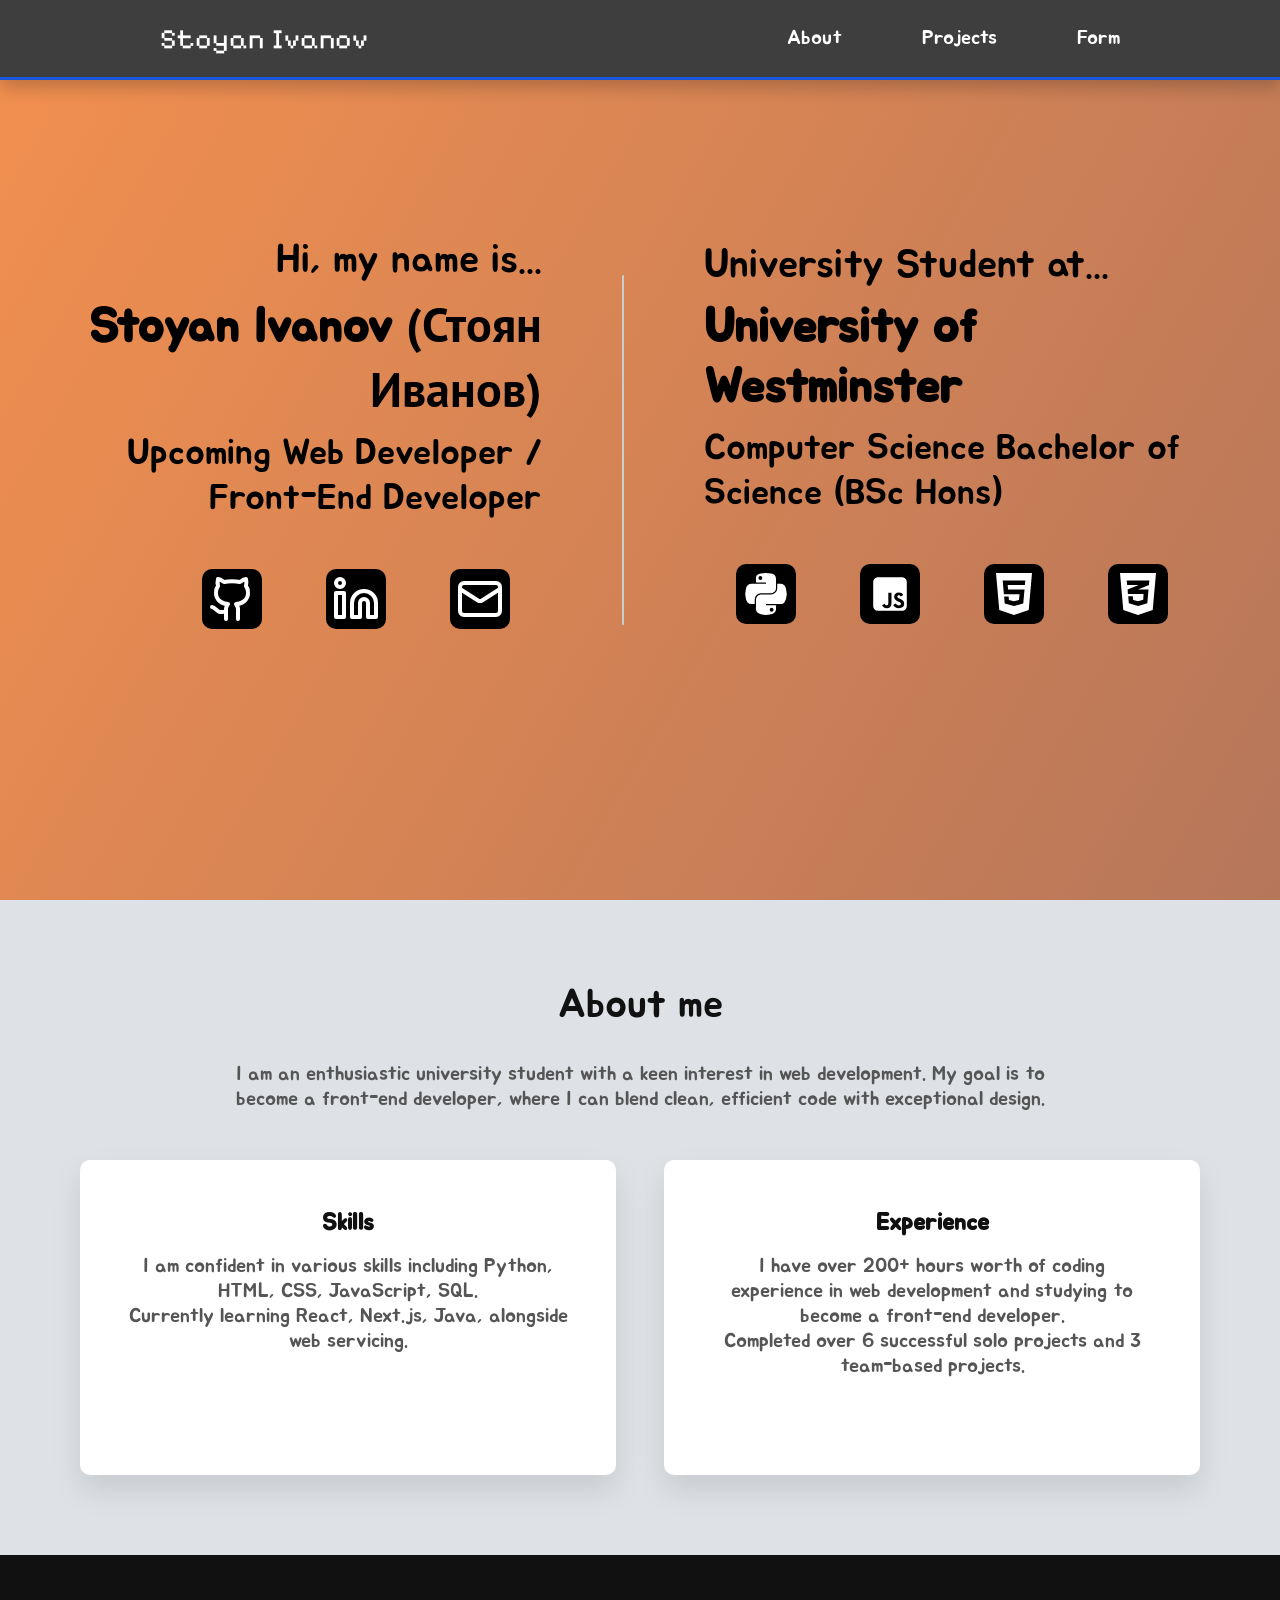
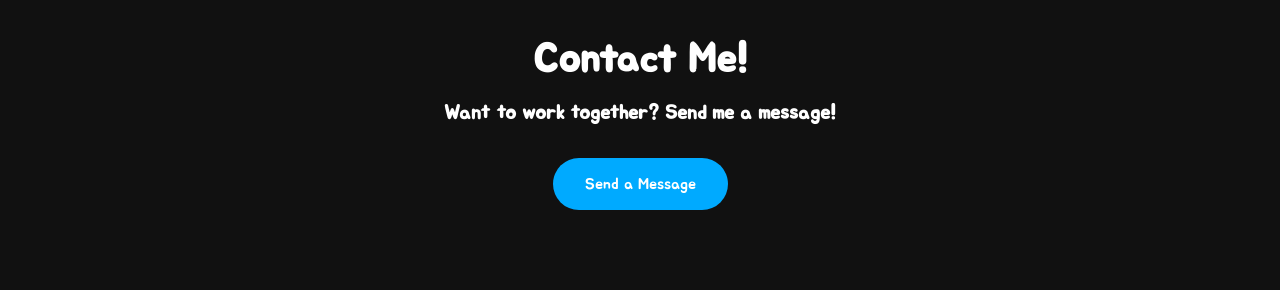
<file: index.html>
<!DOCTYPE html>
<html lang="en">
	<!-- ! META TAGS -->
	<head>
		<meta charset="UTF-8" />
		<meta name="viewport" content="width=device-width, initial-scale=1.0" />
		<link rel="stylesheet" href="index.css" />
		<link rel="preconnect" href="https://fonts.googleapis.com" />
		<link rel="preconnect" href="https://fonts.gstatic.com" crossorigin />
		<link href="https://fonts.googleapis.com/css2?family=Jua&display=swap" rel="stylesheet" />
		<title>Stoyan Ivanov | Portfolio</title>
	</head>

	<!-- ! NAVIGATION BAR -->
	<body>
		<nav>
			<div class="logo"><a href="index.html">Stoyan Ivanov</a></div>

			<input type="checkbox" id="menu_toggle" />
			<label class="dropdown" for="menu_toggle">
				<span></span>
				<span></span>
				<span></span>
			</label>

			<div class="navbar">
				<ul>
					<li><a href="index.html">About</a></li>
					<li><a href="projects.html">Projects</a></li>
					<li><a href="form.html">Form</a></li>
				</ul>
			</div>
		</nav>

		<!-- ! LEFT SIDE INFORMATION INCLUDING NAME -->
		<section class="container_1">
			<div class="info left">
				<p class="text">Hi, my name is...</p>
				<h1>Stoyan Ivanov <span>(Стоян Иванов)</span></h1>
				<h2>Upcoming Web Developer / Front-End Developer</h2>

				<div class="icons-socials">
					<div class="icons">
						<a href="https://github.com/stoyan005">
							<span
								><svg xmlns="http://www.w3.org/2000/svg" width="60" height="60" viewBox="0 0 24 24" fill="none" stroke="currentColor" stroke-width="2" stroke-linecap="round" stroke-linejoin="round" class="lucide lucide-github-icon lucide-github">
									<path d="M15 22v-4a4.8 4.8 0 0 0-1-3.5c3 0 6-2 6-5.5.08-1.25-.27-2.48-1-3.5.28-1.15.28-2.35 0-3.5 0 0-1 0-3 1.5-2.64-.5-5.36-.5-8 0C6 2 5 2 5 2c-.3 1.15-.3 2.35 0 3.5A5.403 5.403 0 0 0 4 9c0 3.5 3 5.5 6 5.5-.39.49-.68 1.05-.85 1.65-.17.6-.22 1.23-.15 1.85v4" />
									<path d="M9 18c-4.51 2-5-2-7-2" />
								</svg>
							</span>
						</a>
					</div>
					<div class="icons">
						<a href="https://www.linkedin.com/in/stoyan-ivanov-198979298/">
							<span
								><svg xmlns="http://www.w3.org/2000/svg" width="60" height="60" viewBox="0 0 24 24" fill="none" stroke="currentColor" stroke-width="2" stroke-linecap="round" stroke-linejoin="round" class="lucide lucide-linkedin-icon lucide-linkedin">
									<path d="M16 8a6 6 0 0 1 6 6v7h-4v-7a2 2 0 0 0-2-2 2 2 0 0 0-2 2v7h-4v-7a6 6 0 0 1 6-6z" />
									<rect width="4" height="12" x="2" y="9" />
									<circle cx="4" cy="4" r="2" />
								</svg>
							</span>
						</a>
					</div>
					<div class="icons">
						<a href="form.html">
							<span
								><svg xmlns="http://www.w3.org/2000/svg" width="60" height="60" viewBox="0 0 24 24" fill="none" stroke="currentColor" stroke-width="2" stroke-linecap="round" stroke-linejoin="round" class="lucide lucide-mail-icon lucide-mail">
									<path d="m22 7-8.991 5.727a2 2 0 0 1-2.009 0L2 7" />
									<rect x="2" y="4" width="20" height="16" rx="2" />
								</svg>
							</span>
						</a>
					</div>
				</div>
			</div>

			<!-- ! DIVIDER BAR BETWEEN BOTH INFORMATION CONTAINERS -->
			<div class="divider"></div>

			<!-- ! RIGHT SIDE INFORMATION INCLUDING SKILLS BOXES -->
			<div class="info right">
				<div class="uni">
					<p class="text">University Student at...</p>
					<h1>University of Westminster</h1>
					<h2>Computer Science Bachelor of Science (BSc Hons)</h2>

					<div class="icons-socials-skills">
						<div class="icons-skills">
							<a href="#">
								<span>
									<svg xmlns="http://www.w3.org/2000/svg" width="60" height="60" viewBox="0 0 32 32" fill="white">
										<path
											d="M23.4882,9.14v2.9663a4.2843,4.2843,0,0,1-4.173,4.2352H12.6431a3.4077,3.4077,0,0,0-3.34,3.3945v6.3607c0,1.81,1.5742,2.8751,3.34,3.3945a11.1762,11.1762,0,0,0,6.6721,0c1.6817-.4869,3.34-1.4668,3.34-3.3945V23.55H15.983v-.8486H25.9951c1.9414,0,2.6648-1.3542,3.34-3.3867a11.4642,11.4642,0,0,0,0-6.7889c-.48-1.9327-1.3961-3.3867-3.34-3.3867ZM19.7356,25.2476a1.2731,1.2731,0,1,1-1.2534,1.269A1.2607,1.2607,0,0,1,19.7356,25.2476Z"
										/>
										<path
											d="M15.8351,2a19.0717,19.0717,0,0,0-3.192.2725c-2.8268.4994-3.34,1.5447-3.34,3.4723V8.2909h6.68V9.14H6.7962a4.1708,4.1708,0,0,0-4.173,3.3867,12.4855,12.4855,0,0,0,0,6.7889c.4748,1.9776,1.6088,3.3867,3.55,3.3867H8.47V19.65a4.2449,4.2449,0,0,1,4.173-4.15h6.6721a3.3654,3.3654,0,0,0,3.34-3.3944V5.745a3.729,3.729,0,0,0-3.34-3.4723A20.8377,20.8377,0,0,0,15.8351,2ZM12.2226,4.0478a1.2731,1.2731,0,1,1-1.2534,1.2768A1.2675,1.2675,0,0,1,12.2226,4.0478Z"
										/>
									</svg>
								</span>
							</a>
						</div>
						<div class="icons-skills">
							<a href="#">
								<span>
									<svg xmlns="http://www.w3.org/2000/svg" width="60" height="60" viewBox="0 0 640 640" fill="white">
										<path
											d="M544 160C544 124.7 515.3 96 480 96L160 96C124.7 96 96 124.7 96 160L96 480C96 515.3 124.7 544 160 544L480 544C515.3 544 544 515.3 544 480L544 160zM276.9 508.9C243.2 508.9 223.7 491.5 213.7 470.4L248 449.7C254.6 461.4 260.6 471.3 275.1 471.3C288.9 471.3 297.7 465.9 297.7 444.8L297.7 301.7L339.8 301.7L339.8 445.4C339.8 489 314.2 508.9 276.9 508.9zM362.7 465.9L397 446.1C406 460.8 417.8 471.7 438.5 471.7C455.9 471.7 467.1 463 467.1 450.9C467.1 436.5 455.7 431.4 436.4 422.9L425.9 418.4C395.5 405.5 375.4 389.2 375.4 354.9C375.4 323.3 399.5 299.3 437 299.3C463.8 299.3 483 308.6 496.8 333L464 354C456.8 341.1 449 336 436.9 336C424.6 336 416.8 343.8 416.8 354C416.8 366.6 424.6 371.7 442.7 379.6L453.2 384.1C489 399.4 509.1 415.1 509.1 450.3C509.1 488.1 479.3 508.9 439.4 508.9C400.3 508.9 375 490.3 362.7 465.9z"
										/>
									</svg>
								</span>
							</a>
						</div>
						<div class="icons-skills">
							<a href="#">
								<span>
									<svg xmlns="http://www.w3.org/2000/svg" width="60" height="60" viewBox="0 0 384 512" fill="white">
										<path d="M0 32L34.9 427.8 191.5 480 349.1 427.8 384 32 0 32zM308.2 159.9l-183.8 0 4.1 49.4 175.6 0-13.6 148.4-97.9 27 0 .3-1.1 0-98.7-27.3-6-75.8 47.7 0 3.5 38.1 53.5 14.5 53.7-14.5 6-62.2-166.9 0-12.8-145.6 241.1 0-4.4 47.7z" />
									</svg>
								</span>
							</a>
						</div>
						<div class="icons-skills">
							<a href="#">
								<span>
									<svg xmlns="http://www.w3.org/2000/svg" width="60" height="60" viewBox="0 0 384 512" fill="white">
										<path d="M0 32L34.9 427.8 192 480 349.1 427.8 384 32 0 32zm313.1 80l-4.8 47.3-115.3 49.3-.3 .1 111.5 0-12.8 146.6-98.2 28.7-98.8-29.2-6.4-73.9 48.9 0 3.2 38.3 52.6 13.3 54.7-15.4 3.7-61.6-166.3-.5 0-.1-.2 .1-3.6-46.3 112.1-46.7 6.5-2.7-122.9 0-5.8-47.3 242.2 0z" />
									</svg>
								</span>
							</a>
						</div>
					</div>
				</div>
			</div>
		</section>

		<!-- ! ABOUT ME SECTION -->
		<section class="about me" id="about">
			<h2>About me</h2>
			<p>I am an enthusiastic university student with a keen interest in web development. My goal is to become a front-end developer, where I can blend clean, efficient code with exceptional design.</p>
			<div class="about_cards">
				<div class="card">
					<h3>Skills</h3>
					<p>I am confident in various skills including Python, HTML, CSS, JavaScript, SQL. <br />Currently learning React, Next.js, Java, alongside web servicing.</p>
				</div>
				<div class="card">
					<h3>Experience</h3>
					<p>I have over 200+ hours worth of coding experience in web development and studying to become a front-end developer. <br />Completed over 6 successful solo projects and 3 team-based projects.</p>
				</div>
		</section>

		<!-- ! FOOTER SECTION -->
		<footer>
			<section class="contact" id="contact">
				<h2>Contact Me!</h2>
				<p>Want to work together? Send me a message!</p>
				<a href="form.html" class="footer_button">Send a Message</a>
			</section>
		</footer>
	</body>
</html>
</file>
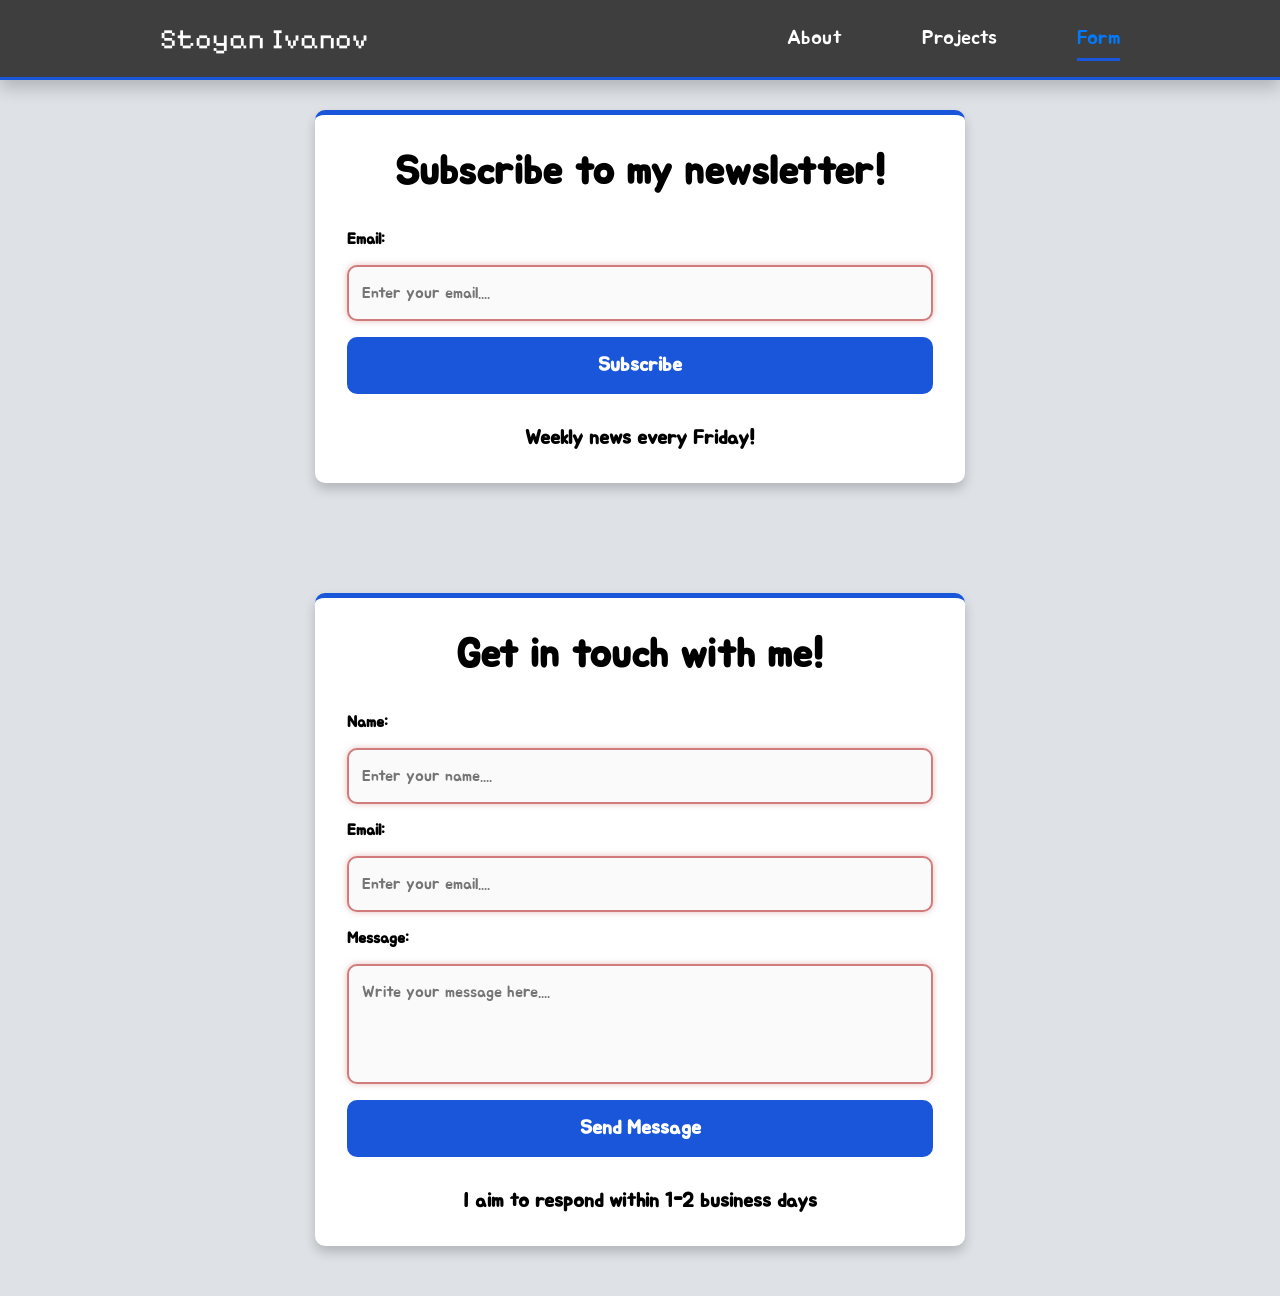
<file: form.html>
<!DOCTYPE html>
<html lang="en">
	<!-- ! META TAGS -->
	<head>
		<meta charset="UTF-8" />
		<meta name="viewport" content="width=device-width, initial-scale=1.0" />
		<link rel="stylesheet" href="index.css" />
		<link rel="preconnect" href="https://fonts.googleapis.com" />
		<link rel="preconnect" href="https://fonts.gstatic.com" crossorigin />
		<link href="https://fonts.googleapis.com/css2?family=Jua&display=swap" rel="stylesheet" />
		<title>Coursework Portfolio</title>
	</head>

	<!-- ! NAVIGATION BAR -->
	<body>
		<nav>
			<div class="logo"><a href="index.html">Stoyan Ivanov</a></div>

			<input type="checkbox" id="menu_toggle" />

			<label class="dropdown" for="menu_toggle">
				<span></span>
				<span></span>
				<span></span>
			</label>

			<div class="navbar">
				<ul>
					<li><a href="index.html">About</a></li>
					<li><a href="projects.html">Projects</a></li>
					<li><a href="form.html" class="active">Form</a></li>
				</ul>
			</div>
		</nav>

		<!-- ! FORM SECTION FOR NEWSLETTER -->
		<div class="form_container">
			<h1>Subscribe to my newsletter!</h1>
			<form>
				<label for="email">Email:</label>
				<input type="email" id="email" placeholder="Enter your email...." required />

				<button type="submit" class="submit-button">Subscribe</button>
				<p class="note">Weekly news every Friday!</p>
			</form>
		</div>

		<!-- ! FORM SECTION FOR MESSAGE -->
		<div class="form_container">
			<h1>Get in touch with me!</h1>
			<form>
				<label for="name">Name:</label>
				<input type="text" id="name" placeholder="Enter your name...." required />

				<label for="email">Email:</label>
				<input type="email" id="email" placeholder="Enter your email...." required />

				<label for="message">Message:</label>
				<textarea id="message" placeholder="Write your message here...." required></textarea>

				<button type="submit" class="submit-button">Send Message</button>
				<p class="note">I aim to respond within 1-2 business days</p>
			</form>
		</div>
	</body>
</html>
</file>
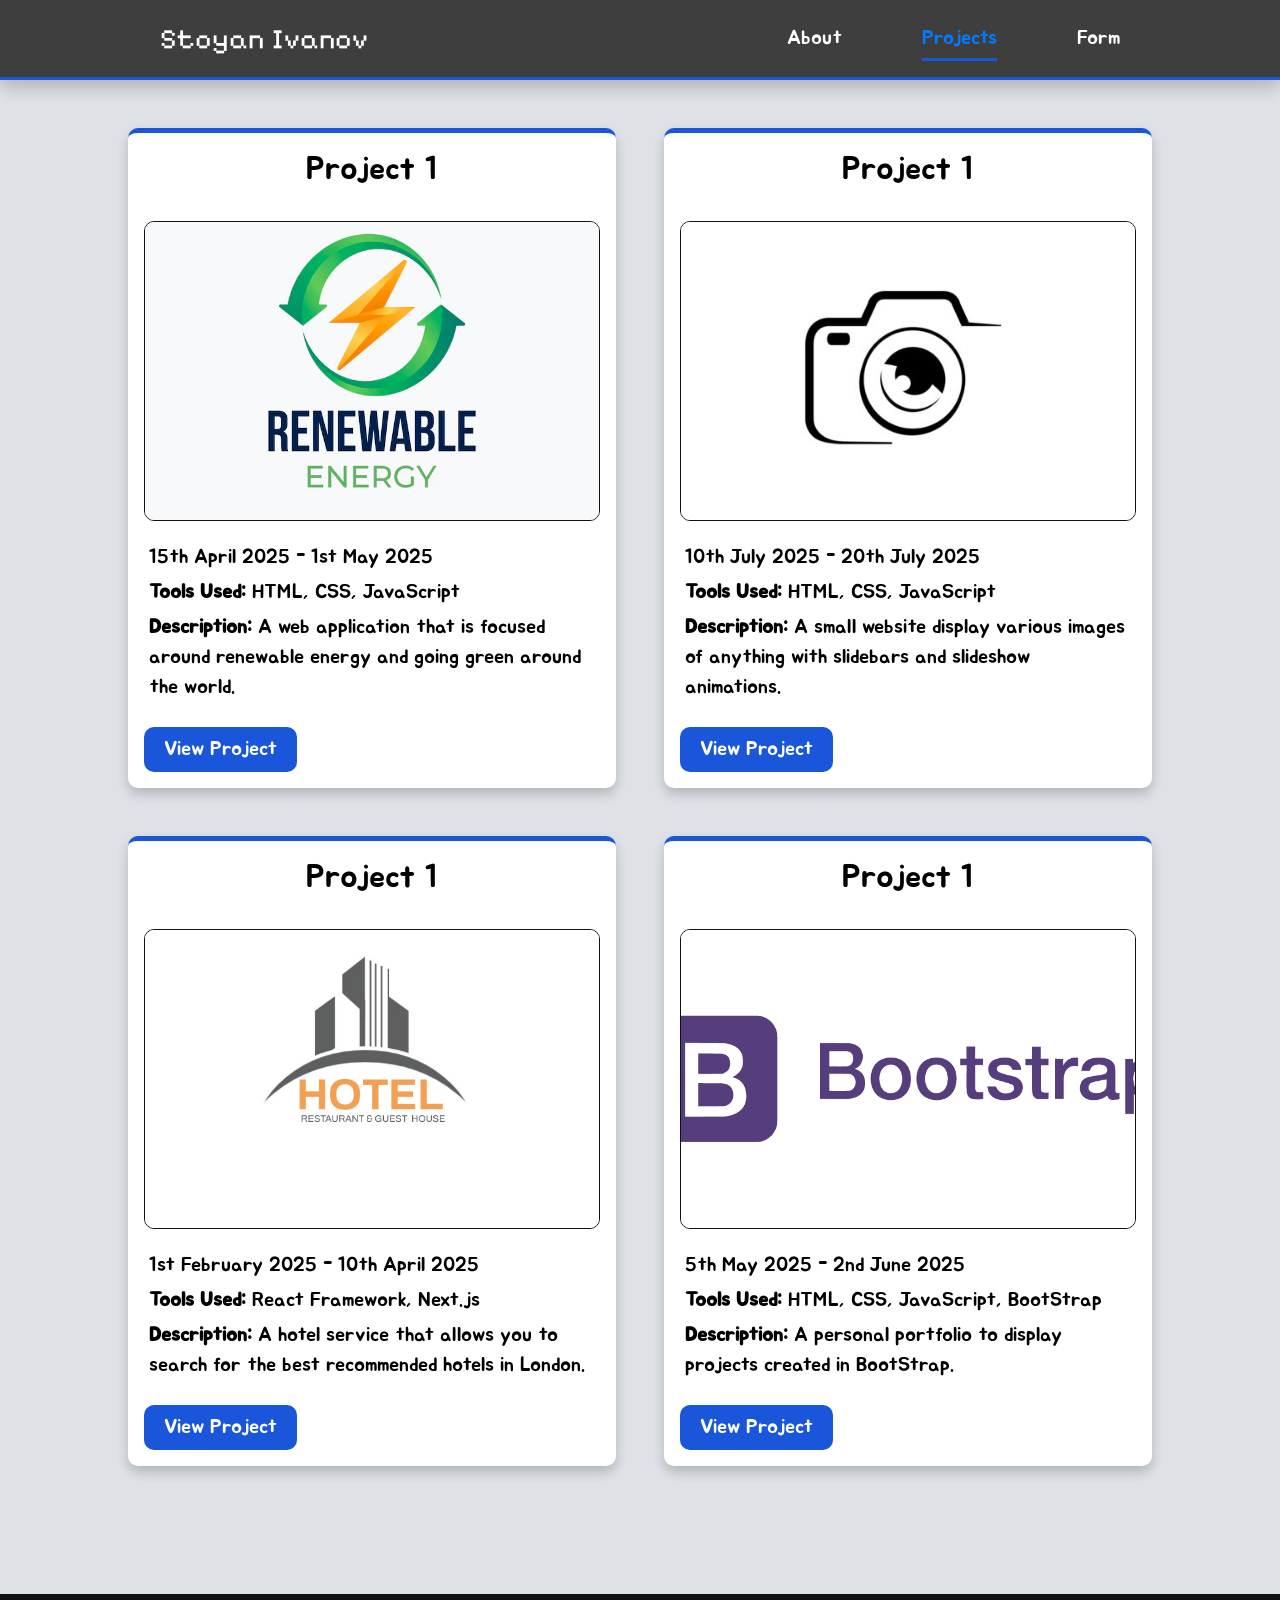
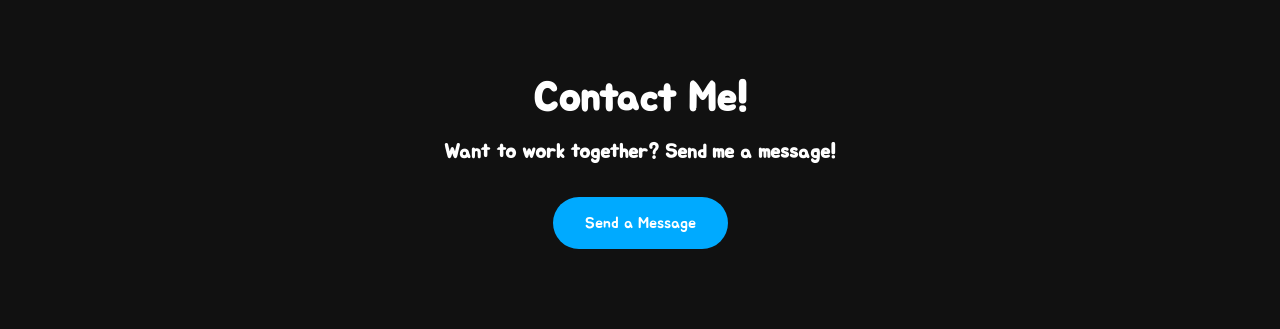
<file: projects.html>
<!DOCTYPE html>
<html lang="en">
	<!-- ! META TAGS -->
	<head>
		<meta charset="UTF-8" />
		<meta name="viewport" content="width=device-width, initial-scale=1.0" />
		<link rel="stylesheet" href="index.css" />
		<link rel="preconnect" href="https://fonts.googleapis.com" />
		<link rel="preconnect" href="https://fonts.gstatic.com" crossorigin />
		<link href="https://fonts.googleapis.com/css2?family=Jua&display=swap" rel="stylesheet" />
		<title>Coursework Portfolio</title>
	</head>

	<!-- ! NAVIGATION BAR -->
	<body>
		<nav>
			<div class="logo"><a href="index.html">Stoyan Ivanov</a></div>

			<input type="checkbox" id="menu_toggle" />

			<label class="dropdown" for="menu_toggle">
				<span></span>
				<span></span>
				<span></span>
			</label>

			<div class="navbar">
				<ul>
					<li><a href="index.html">About</a></li>
					<li><a href="projects.html" class="active">Projects</a></li>
					<li><a href="form.html">Form</a></li>
				</ul>
			</div>
		</nav>

		<!-- ! PROJECTS CARDS -->
		<div class="project_grid">
			<div class="project_card">
				<h2>Project 1</h2>
				<div class="project_image">
					<img src="photos/renew-logo.avif" alt="Project 1" />
				</div>
				<p>15th April 2025 - 1st May 2025</p>
				<p><strong>Tools Used: </strong>HTML, CSS, JavaScript</p>
				<p class="project_desc"><strong>Description: </strong>A web application that is focused around renewable energy and going green around the world.</p>
				<a href="projects.html" class="project_button">View Project</a>
			</div>

			<div class="project_card">
				<h2>Project 1</h2>
				<div class="project_image">
					<img src="photos/photo-logo.jpg" alt="Project 1" />
				</div>
				<p>10th July 2025 - 20th July 2025</p>
				<p><strong>Tools Used: </strong>HTML, CSS, JavaScript</p>
				<p class="project_desc"><strong>Description: </strong>A small website display various images of anything with slidebars and slideshow animations.</p>
				<a href="projects.html" class="project_button">View Project</a>
			</div>

			<div class="project_card">
				<h2>Project 1</h2>
				<div class="project_image">
					<img src="photos/hotel-logo.jpg" alt="Project 1" />
				</div>
				<p>1st February 2025 - 10th April 2025</p>
				<p><strong>Tools Used: </strong>React Framework, Next.js</p>
				<p class="project_desc"><strong>Description: </strong>A hotel service that allows you to search for the best recommended hotels in London.</p>
				<a href="https://github.com/stoyan005/Advanced-Client" class="project_button">View Project</a>
			</div>

			<div class="project_card">
				<h2>Project 1</h2>
				<div class="project_image">
					<img src="photos/bootstrap.png" alt="Project 1" />
				</div>
				<p>5th May 2025 - 2nd June 2025</p>
				<p><strong>Tools Used: </strong>HTML, CSS, JavaScript, BootStrap</p>
				<p class="project_desc"><strong>Description: </strong>A personal portfolio to display projects created in BootStrap.</p>
				<a href="https://github.com/stoyan005/Personal-Portfolio-2" class="project_button">View Project</a>
			</div>
		</div>

		<!-- ! FOOTER SECTION -->
		<footer>
			<section class="contact" id="contact">
				<h2>Contact Me!</h2>
				<p>Want to work together? Send me a message!</p>
				<a href="form.html" class="footer_button">Send a Message</a>
			</section>
		</footer>
	</body>
</html>
</file>
<file: index.css>
/* ! THIS IS THE IMPORT FOT FONS */
@import url('https://fonts.googleapis.com/css2?family=Jua&display=swap');
@import url('https://fonts.googleapis.com/css2?family=Jua&family=Pixelify+Sans:wght@400..700&display=swap');
@import url('https://fonts.googleapis.com/css2?family=Jua&family=PT+Sans:ital,wght@0,400;0,700;1,400;1,700&family=Pixelify+Sans:wght@400..700&display=swap');

/* ! THIS IS THE * */
* {
	margin: 0;
	padding: 0;
	box-sizing: border-box;
}

/* ! THIS IS THE BODY */
body {
	background: #dee2e6;
	font-family: 'Jua', sans-serif;
	margin: 0;
	padding: 0;
}

/* ! THIS IS THE NAVBAR */
nav {
	display: flex;
	align-items: center;
	justify-content: space-between;
	position: fixed;
	top: 0;
	left: 0;
	width: 100%;
	background: #3f3e3e;
	padding: 1rem 10rem;
	box-shadow: 0 8px 16px rgba(0, 0, 0, 0.2);
	z-index: 1000;
	border-bottom: 3px solid #1956da;
}

.logo {
	font-family: 'Pixelify Sans', sans-serif;
	font-size: 1.75rem;
	color: #ffffff;
	letter-spacing: 1px;
	animation: floatInLeft 0.8s ease-out forwards;
}

.logo a {
	text-decoration: none;
	color: #ffffff;
}

.navbar ul {
	display: flex;
	align-items: center;
	list-style-type: none;
	gap: 5rem;
	animation: floatInRight 0.8s ease-out forwards;
}

.navbar li a {
	position: relative;
	display: inline-block;
	text-decoration: none;
	padding: 10px 0;
	font-size: 1.25rem;
	font-weight: 500;
	color: #ffffff;
	transition: color 0.3s ease;
}

.navbar li a::after {
	content: '';
	position: absolute;
	left: 0;
	width: 0;
	height: 3px;
	bottom: 0;
	background-color: #1956da;
	transition: width 0.3s ease;
}

.navbar li a:hover {
	color: #007bff;
}

.navbar li a:hover::after {
	width: 100%;
}

.navbar li a.active {
	color: #007bff;
}

.navbar li a.active::after {
	width: 100%;
}

/* ! THIS IS FOR THE LEFT-SIDE CONTAINER */
.container_1 {
	display: flex;
	justify-content: space-between;
	align-items: center;
	height: 100vh;
	padding: 6rem 5rem;
	gap: 5rem;
	background: linear-gradient(300deg, #f3904f, #3b4371, #f3904f);
	background-size: 600% 600%;
	background-attachment: fixed;
	animation: mainTextAnimation 10s ease infinite;
}

.info {
	flex: 1;
	justify-content: center;
	align-items: center;
	text-align: center;
	animation: fadeInUp 1s ease forwards;
}

.left {
	text-align: right;
}

.right {
	text-align: left;
}

.divider {
	width: 2px;
	height: 350px;
	background-color: #cccccc;
	border-radius: 2px;
}

.text {
	font-size: 2.5rem;
	color: #000000;
	margin-bottom: 0.5rem;
}

h1 {
	font-size: 3rem;
	color: #000000;
	margin-bottom: 0.5rem;
}

h1 span {
	font-family: 'PT Sans', sans-serif;
}

h2 {
	font-size: 2.25rem;
	color: #000000;
	font-weight: 500;
	margin-bottom: 1rem;
}

.icons-socials {
	display: flex;
	justify-content: flex-end;
	gap: 4rem;
	padding: 2rem;
}

.icons-socials-skills {
	display: flex;
	gap: 4rem;
	padding: 2rem;
}

.icons svg,
.icons-skills svg {
	background-color: #000000;
	color: #ffffff;
	padding: 6px;
	border-radius: 10px;
	transition: all 0.3s ease;
}

.icons svg:hover,
.icons-skills svg:hover {
	transform: scale(1.2) rotate(-3deg);
	box-shadow: 0 8px 16px rgba(0, 0, 0, 0.3);
}

.icons svg:hover {
	background-color: #ffffff;
	color: #000000;
}

/* ! DROPDOWN MENU */
#menu_toggle {
	display: none;
}

.dropdown {
	display: none;
	flex-direction: column;
	justify-content: space-between;
	width: 30px;
	height: 20px;
	cursor: pointer;
}

.dropdown span {
	display: block;
	height: 3px;
	width: 100%;
	background: #ffffff;
	border-radius: 10px;
	transition: all 0.3s ease;
}

#menu_toggle:checked + .dropdown span:nth-child(1) {
	transform: translateY(8px) rotate(45deg); /* ! allows the first line in the icon to be transformed into an 'X' */
}

#menu_toggle:checked + .dropdown span:nth-child(2) {
	opacity: 0; /* ! the middle line in the icon disappears */
}

#menu_toggle:checked + .dropdown span:nth-child(3) {
	transform: translateY(-8px) rotate(-45deg); /* ! allows the third line in the icon to be transformed into an 'X' */
}

/* ! THIS IS THE ABOUT SECTION */
.about {
	padding: 5rem 5rem;
	text-align: center;
}

.about h2 {
	font-size: 2.5rem;
	color: #111;
	margin-bottom: 2rem;
}

.about h3 {
	font-size: 1.5rem;
	color: #111111;
	margin-bottom: 1rem;
}

.about p {
	max-width: 850px;
	margin: 0 auto 3rem;
	font-size: 1.25rem;
	color: #555;
}

.about_cards {
	display: flex;
	justify-content: center;
	flex-wrap: wrap;
	gap: 3rem;
}

.card {
	flex: 1 1 250px;
	background: #ffffff;
	padding: 3rem;
	border-radius: 10px;
	box-shadow: 0 15px 30px rgba(0, 0, 0, 0.1);
}

/* ! THIS IS THE CONTACT SECTION */
.contact {
	padding: 5rem;
	text-align: center;
	background: #111111;
	color: #ffffff;
}

.contact h2 {
	color: #ffffff;
	font-weight: bold;
	font-size: 2.5rem;
	margin-bottom: 1rem;
}

.contact p {
	font-weight: bold;
	font-size: 1.25rem;
	margin-bottom: 2rem;
}

.contact .footer_button {
	background: #00aaff;
}

.footer_button:hover {
	background: #0d78ad;
}

.footer_button {
	display: inline-block;
	padding: 1rem 2rem;
	background: #111111;
	color: #ffffff;
	text-decoration: none;
	border-radius: 50px;
	transition: 0.5s;
}

/* ! THIS IS THE PROJECT CARDS */
.project_grid {
	display: grid;
	justify-content: center;
	grid-template-columns: repeat(2, minmax(300px, 800px));
	gap: 3rem;
	padding: 8rem;
	box-sizing: border-box;
}

.project_card {
	width: 100%;
	max-width: 800px;
	border-top: 5px solid #1956da;
	border-radius: 10px;
	background: #ffffff;
	box-shadow: 0 6px 12px rgba(0, 0, 0, 0.2);
	padding: 1rem;
	box-sizing: border-box;
	transition: border 0.3s ease, box-shadow 0.3s ease;
	animation: fadeInUp 1s ease forwards;
}

.project_card:hover {
	border-color: #0e3a9c;
	box-shadow: 0 8px 16px rgba(0, 0, 0, 0.4);
}

.project_image {
	display: flex;
	justify-content: center;
}

.project_card img {
	width: 100%;
	height: 300px;
	border-radius: 10px;
	margin: 1rem 0;
	object-fit: cover;
	border: 1px solid #111111;
}

.project_card h2 {
	text-align: center;
	font-size: 2rem;
}

.project_card p {
	font-size: 1.25rem;
	line-height: 1.5;
	margin: 5px;
}

.project_button {
	display: inline-block;
	max-width: 200px;
	margin-top: 20px;
	padding: 10px 20px;
	text-decoration: none;
	font-size: 1.25rem;
	background: #1956da;
	color: #ffffff;
	border-radius: 10px;
	transition: background 0.3s ease, transform 0.2s ease;
}

.project_button:hover {
	background-color: #0e3a9c;
	transform: scale(1.03);
}

/* ! THIS IS THE FORM CONTAINER */
.form_container {
	background: #ffffff;
	padding: 2rem;
	border-radius: 10px;
	box-shadow: 0 6px 12px rgba(0, 0, 0, 0.2);
	border-top: 5px solid #1956da;
	max-width: 650px;
	margin: 110px auto 50px;
	animation: fadeInUp 1s ease forwards;
}

.form_container h1 {
	text-align: center;
	font-size: 2.5rem;
	font-weight: bold;
	color: #000000;
	margin-bottom: 2rem;
}

form {
	display: flex;
	flex-direction: column;
	gap: 1rem;
}

label {
	font-weight: bold;
	font-size: 1rem;
	color: #000000;
}

input,
textarea {
	font-family: 'Jua', sans-serif;
	padding: 1rem 0.8rem;
	border: 2px solid #cfcfcf;
	border-radius: 10px;
	font-size: 1rem;
	color: #000000;
	background: #fafafa;
	transition: all 0.2s ease;
}

input:invalid,
textarea:invalid {
	border-color: #d17c7c;
	box-shadow: 0 0 6px rgba(209, 124, 124, 0.5);
} /* ! changes the color of the border while the input is invalid*/

input:valid,
textarea:valid {
	border-color: #5c8b6a;
	box-shadow: 0 0 6px rgba(107, 139, 92, 0.4);
} /* ! changes the color of the border while the input is valid */

input:focus,
textarea:focus {
	outline: none;
	border-color: #1956da;
	box-shadow: 0 0 6px rgba(25, 86, 218, 0.4);
} /* ! changes the color of the border while it is idle */

textarea {
	resize: none;
	height: 120px;
}

.submit-button {
	font-family: 'Jua', sans-serif;
	background: #1956da;
	color: #ffffff;
	border: none;
	border-radius: 10px;
	padding: 1rem;
	font-size: 1.25rem;
	font-weight: bold;
	cursor: pointer;
	transition: background 0.3s ease, transform 0.2s ease;
}

.submit-button:hover {
	background-color: #0e3a9c;
	transform: scale(1.03);
}

.note {
	text-align: center;
	color: #000000;
	font-size: 1.25rem;
	font-weight: bold;
	margin-top: 1rem;
}

/* ! THIS IS THE MEDIA QUERY */
/* ! 1200px SCREENS */
@media (max-width: 1200px) {
	.project_grid {
		gap: 2rem;
		padding: 3rem;
	}

	.container_1 {
		flex-direction: column;
		justify-content: center;
		align-items: center;
		text-align: center;
		padding-top: 8rem;
		padding: 8rem 3rem;
		min-height: auto;
		gap: 4rem;
	}

	.left,
	.right {
		text-align: center;
	}

	.divider {
		width: 100%;
		height: 2px;
	}

	.text {
		font-size: 1.25rem;
	}

	.icons-socials,
	.icons-socials-skills {
		justify-content: center;
		gap: 2rem;
		padding: 1rem 0;
	}
}

/* ! 1024px SCREENS */
@media (max-width: 1024px) {
	body {
		padding-top: 70px;
	}

	.form_container {
		max-width: 75%;
		margin: 100px auto 50px;
		padding: 1.5rem;
	}

	.form_container h1 {
		font-size: 2rem;
		margin-bottom: 1.5rem;
	}

	.note {
		font-size: 1.1rem;
	}
}

/* ! 900px SCREENS */
@media (max-width: 900px) {
	.project_grid {
		grid-template-columns: 1fr;
		gap: 2rem;
		padding: 6rem 2rem 2rem 2rem;
	}

	.project_card img {
		height: 250px;
	}
}

/* ! 768px SCREENS */
@media (max-width: 768px) {
	.dropdown {
		display: flex;
	}

	nav {
		padding: 15px 20px;
	}

	.navbar {
		position: absolute;
		top: 100%;
		left: 0;
		width: 100%;
		background: #3f3e3e;
		max-height: 0;
		overflow: hidden;
		transition: max-height 0.5s ease;
	}

	.navbar ul {
		flex-direction: column;
		padding: 1rem 0;
		gap: 1rem;
	}

	.container_1 {
		padding-top: 250px;
		height: 110vh;
	}

	.project_card h2 {
		font-size: 1.5rem;
	}

	.project_card p,
	.project_button {
		font-size: 1.25rem;
	}

	.dropdown {
		display: flex;
	}

	nav {
		padding: 15px 20px;
	}

	.navbar {
		position: absolute;
		top: 100%;
		left: 0;
		width: 100%;
		background: #3f3e3e;
		max-height: 0;
		overflow: hidden;
		transition: max-height 0.5s ease;
	}

	.navbar ul {
		flex-direction: column;
		padding: 1rem 0;
		gap: 1rem;
	}

	#menu_toggle:checked ~ .navbar {
		max-height: 400px;
	}
}

/* ! 425px SCREENS */
@media (max-width: 425px) {
	body {
		padding-top: 70px;
	}

	.container_1 {
		padding-top: 150px;
		height: 150vh;
	}

	.form_container {
		margin: 50px auto;
	}

	.project_grid {
		padding-top: 40px;
	}
}

/* ! THIS IS ANIMATION FOR BOTH CONTAINERS */
/* ! allows for the animation to float in from the left */
@keyframes floatInLeft {
	from {
		opacity: 0;
		transform: translateX(-50px);
	}

	to {
		opacity: 1;
		transform: translateX(0);
	}
}

/* ! allows for the animation to float in from the right */
@keyframes floatInRight {
	from {
		opacity: 0;
		transform: translateX(50px);
	}

	to {
		opacity: 1;
		transform: translateX(0);
	}
}

/* ! allows for the animation to float in upwards */
@keyframes fadeInUp {
	from {
		opacity: 0;
		transform: translateY(30px);
	}
	to {
		opacity: 1;
		transform: translateY(0);
	}
}

/* ! allows for the background on the main page to move */
@keyframes mainTextAnimation {
	0% {
		background-position: 0% 50%;
	}
	50% {
		background-position: 100% 50%;
	}
	100% {
		background-position: 0% 50%;
	}
}
</file>
